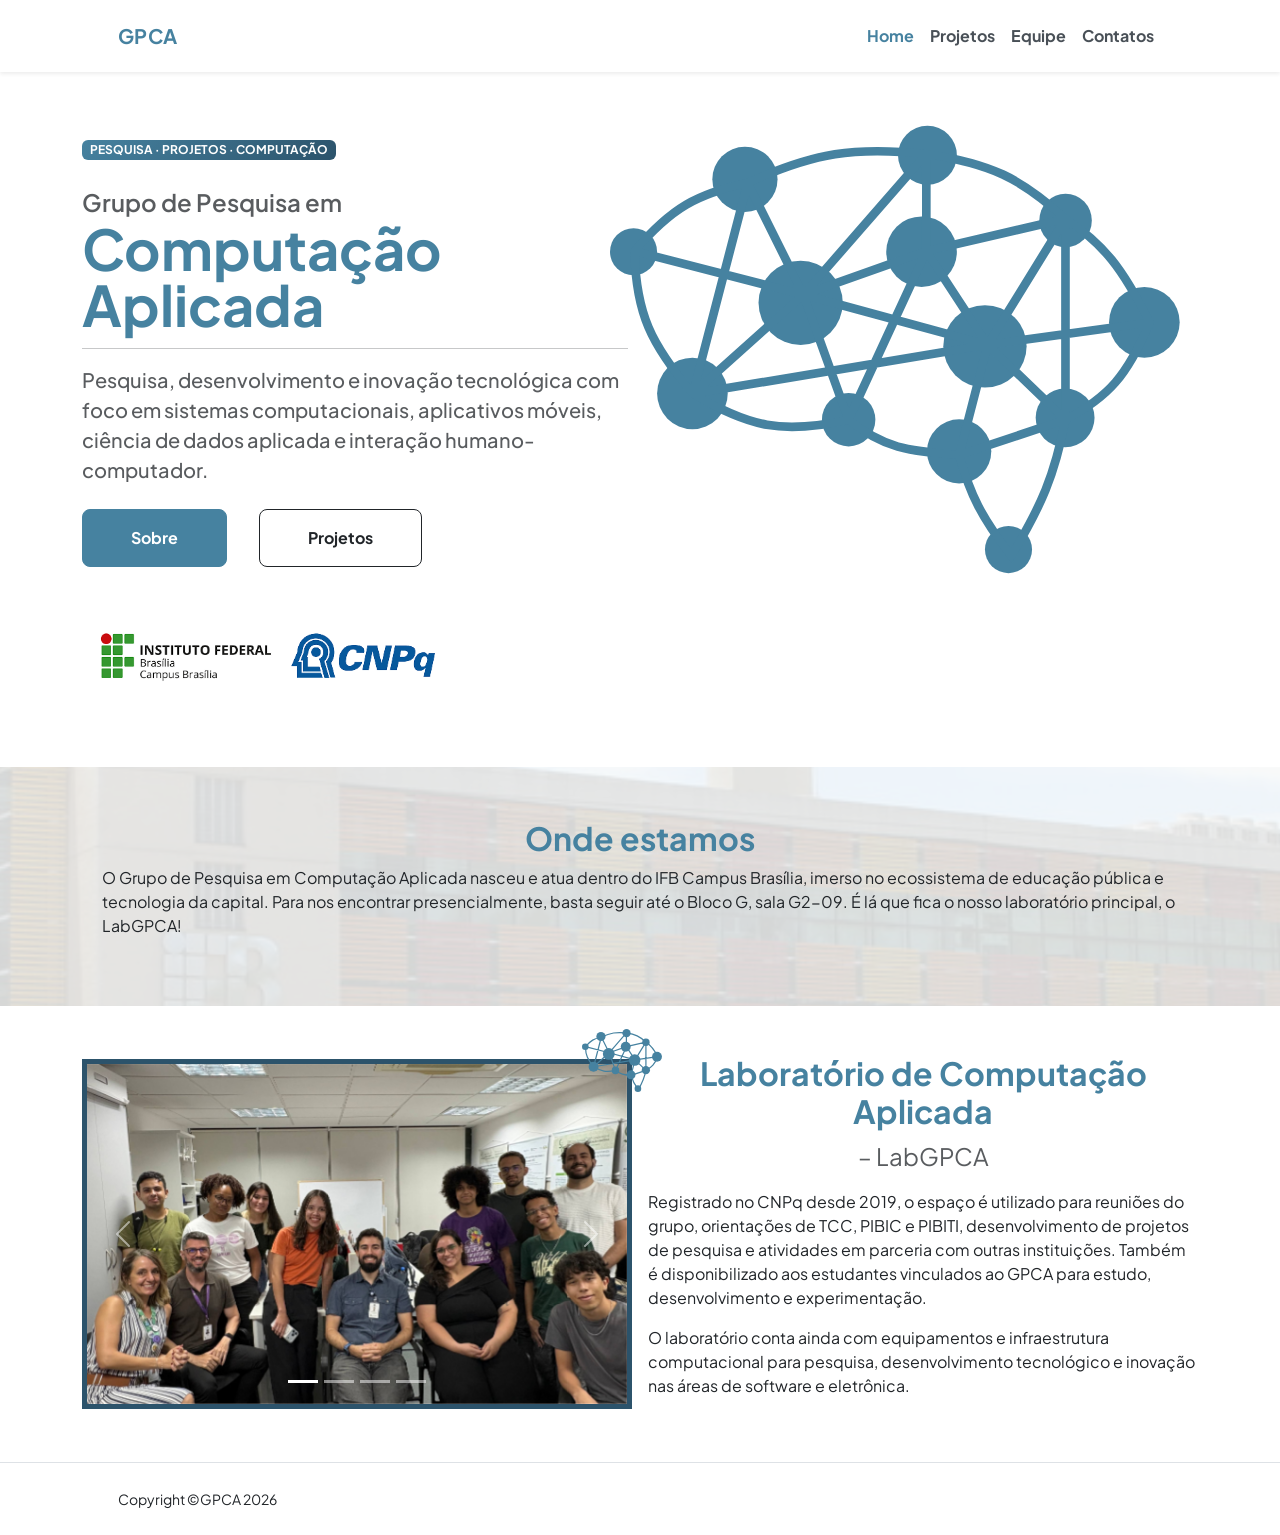
<file: index.html>
<!DOCTYPE html>
<html lang="pt-br">
<head>
    <meta charset="utf-8" />
    <meta name="viewport" content="width=device-width, initial-scale=1.0, shrink-to-fit=no" />
    <meta name="description" content="Grupo de Pesquisa em Computação Aplicada" />
    <meta name="author" content="GPCA" />
    <title>GPCA - Grupo de Pesquisa em Computação Aplicada</title>
    <link rel="icon" type="image/x-icon" href="assets/logos/gpca.ico" />
    <link rel="preconnect" href="https://fonts.googleapis.com" />
    <link rel="preconnect" href="https://fonts.gstatic.com" crossorigin />
    <link href="https://fonts.googleapis.com/css2?family=Plus+Jakarta+Sans:wght@100;200;300;400;500;600;700;800;900&amp;display=swap" rel="stylesheet" />
    <link href="https://cdn.jsdelivr.net/npm/bootstrap@5.3.8/dist/css/bootstrap.min.css" rel="stylesheet" integrity="sha384-sRIl4kxILFvY47J16cr9ZwB07vP4J8+LH7qKQnuqkuIAvNWLzeN8tE5YBujZqJLB" crossorigin="anonymous">
    <link rel="stylesheet" href="css/stylesss.css?v=3">
    
</head>
<body class=" d-flex flex-column h-100 site-page">
    <nav class="navbar navbar-expand-lg navbar-light bg-white py-3 shadow-sm fixed-top site-navbar">
        <div class="container px-4 px-lg-5">
            <a class="navbar-brand" href="index.html">
                <span class="fw-bolder text-primary">GPCA</span>
            </a>
            <button class="navbar-toggler" type="button" data-bs-toggle="collapse"
                data-bs-target="#navbarSupportedContent" aria-controls="navbarSupportedContent"
                aria-expanded="false" aria-label="Alternar navegação">
                <span class="navbar-toggler-icon"></span>
            </button>
            <div class="collapse navbar-collapse" id="navbarSupportedContent">
                <ul class="navbar-nav ms-auto mb-2 mb-lg-0 fw-bolder">
                    <li class="nav-item"><a class="nav-link active" href="index.html">Home</a></li>
                    <li class="nav-item"><a class="nav-link" href="projects.html">Projetos</a></li>
                    <li class="nav-item"><a class="nav-link" href="equipe.html">Equipe</a></li>
                    <li class="nav-item"><a class="nav-link" href="contact.html">Contatos</a></li>
                </ul>
            </div>
        </div>
    </nav>
    <main class="flex-shrink-1">
        
<header  class=" position-relative pt-5 pb-lg-5 ">
    <div class="" id="bgheader"></div>

    <div class="container-sm">
        <div class=" row flex-column flex-lg-row">
            <div class=" col-12 col-lg-6">
                <div class="text-center text-lg-start mb-2">
                    <div class="badge bg-gradient-primary-to-secondary text-white mb-4">
                        <div class="text-uppercase">
                            Pesquisa &middot; Projetos &middot; Computação
                        </div>
                    </div>
                    <div class="fs-4 fw-semibold text-muted">
                        Grupo de Pesquisa em
                    </div>
                    <h1 class="display-4 lh-1 fw-bolder">
                        <span class="titulo-gpca-gradiente">
                            Computação<br>Aplicada
                        </span>
                    </h1>
                    <hr class="mb-3">
                    <p class="lead fw-medium text-muted mb-4 mx-0 mx-sm-5 mx-lg-0">
                        Pesquisa, desenvolvimento e inovação tecnológica com foco em sistemas computacionais,
                        aplicativos móveis, ciência de dados aplicada e interação humano-computador.
                    </p>
                    <div class="d-grid gap-3 d-sm-flex justify-content-sm-center justify-content-xxl-start justify-content-lg-start">
                        <a class="btn btn-primary btn-lg px-5 py-3 me-sm-3 fs-6 fw-bolder" href="#sobre">Sobre</a>
                        <a class="btn btn-outline-dark btn-lg px-5 py-3 fs-6 fw-bolder" href="projects.html">Projetos</a>
                    </div>
                    <div id="parceiros" class="mt-5">
                        <img class="tamanhoparceiros" src="assets/logos/parceiros.png" alt="logos horizontais do IFB e CNPq, dispostas, nesta ordem, uma ao lado da outra, numa distância de aproximadamente 15 pixels, posicionadas no canto inferior esquerdo à logo do grupo.">
                    </div>
                </div>
            </div>
            <div class="col-herogpca col-12 col-lg-6 d-flex position-relative">
                <img id="heroGPCA" src="assets/logos/gpcaSVG.svg" class="w-100 position-absolute caixa-enxuta" alt="logo do grupo à direita dos textos iniciais do cabeçalho">
                 
            </div>
        </div>
    </div>
</header>

<section class="bg-fachada bg-80 py-5 py-lg-5 mt-lg-3">
    <div class="container-sm py-1">
        <div class="row mx-2 ">
            <!--coluna da esquerda-->
            <div class="col-12 d-block">
                <h2 class="text-primary fs-2 fw-bolder text-center">
                    Onde estamos
                </h2>
                <p class="fs-6 fw-regular text-center text-lg-start"  >
                    O Grupo de Pesquisa em Computação Aplicada nasceu e atua dentro do IFB Campus Brasília, imerso no ecossistema de educação pública e tecnologia da capital.
                    Para nos encontrar presencialmente, basta seguir até o Bloco G, sala G2-09. É lá que fica o nosso laboratório principal, o LabGPCA!
                </p>
            </div>
        </div>
    </div>
</section>

<section id="sobre" class="overflow-hidden bg-white py-5">
    <div class=" container-sm">
        <div class="row g-3">
            <!--coluna da esquerda-->
            <div class=" position-relative col-12 col-xl-6 d-flex justify-content-center align-items-center">
                <div id="carouselHome" class="carousel-tamanho carousel slide" data-bs-ride="carousel">
                    <div class="carousel-indicators">
                        <button type="button" data-bs-target="#carouselExampleIndicators" data-bs-slide-to="0" class="active" aria-current="true" aria-label="Slide 1"></button>
                        <button type="button" data-bs-target="#carouselExampleIndicators" data-bs-slide-to="1" aria-label="Slide 2"></button>
                        <button type="button" data-bs-target="#carouselExampleIndicators" data-bs-slide-to="2" aria-label="Slide 3"></button>
                        <button type="button" data-bs-target="#carouselExampleIndicators" data-bs-slide-to="3" aria-label="Slide 4"></button>
                    </div>
                    <div class="border-div carousel-inner">
                        <div class="carousel-item active">
                        <img src="assets/img/lab/integrantes1.jpg" class="d-block w-100" alt="foto dos integrantes do Grupo de Pesquisa em Computação Aplicada, um ao lado do outro">
                        </div>
                        <div class="carousel-item imggrande">
                        <img src="assets/img/lab/integrantes2.jpg" class="obj-pos-top d-block w-100" alt="foto com um pouco mais de visão do laboratório, com alguns dos integramtes do Grupo de Pesquisa em Computação Aplicada">
                        </div>
                        <div class="carousel-item">
                        <img src="assets/img/lab/lab1.jpg" class="d-block w-100" alt="...">
                        </div>
                        <div class="carousel-item">
                        <img src="assets/img/lab/lab2.jpg" class="d-block w-100" alt="...">
                        </div>
                    </div>
                    <button class="carousel-control-prev" type="button" data-bs-target="#carouselHome" data-bs-slide="prev">
                        <span class="carousel-control-prev-icon" aria-hidden="true"></span>
                        <span class="visually-hidden">Previous</span>
                    </button>
                    <button class="carousel-control-next" type="button" data-bs-target="#carouselHome" data-bs-slide="next">
                        <span class="carousel-control-next-icon" aria-hidden="true"></span>
                        <span class="visually-hidden">Next</span>
                    </button>
                    <div class="pos-div-logo-carousel d-inline position-absolute">
                        <img src="assets/logos/gpcaSVG.svg" class="logo-carousel" alt="logo do grupo à direita dos textos iniciais do cabeçalho">
                    </div>
                </div>
                
            </div>

            <!--coluna da direita-->
            
            <div class="d-flex flex-column justify-content-between  col-12 col-xl-6">
                <div class="h-100 d-flex flex-column justify-content-center">
                    <h2 class="text-primary fs-2 fw-bolder text-center">
                        Laboratório de Computação <br> Aplicada
                    </h2>
                    <p class="text-center fs-4 text-muted">– LabGPCA</p>
                </div>
                
                
                <div class="mx-2 mx-lg-0">
                    <p class="fs-6 fw-regular text-center text-lg-start">
                        Registrado no CNPq desde 2019, o espaço é utilizado para reuniões do grupo, orientações de TCC, PIBIC e PIBITI, desenvolvimento de projetos de pesquisa e atividades em parceria com outras instituições. Também é disponibilizado aos estudantes vinculados ao GPCA para estudo, desenvolvimento e experimentação.
                    </p>
                    <p class="fs-6 fw-regular text-center text-lg-start">
                        O laboratório conta ainda com equipamentos e infraestrutura computacional para pesquisa, desenvolvimento tecnológico e inovação nas áreas de software e eletrônica.
                    </p>
                </div>
                
            </div>
        </div>
    </div>
</section>

    </main>
    <footer class="bg-white py-4 mt-auto border-top">
        <div class="container px-4 px-lg-5">
            <div class="row align-items-center gy-2">
                <div class="col-auto">
                    <span class="small m-0">Copyright &copy;GPCA 2026</span>
                </div>
            </div>
        </div>
    </footer>
    <script src="https://cdn.jsdelivr.net/npm/bootstrap@5.3.8/dist/js/bootstrap.bundle.min.js" integrity="sha384-FKyoEForCGlyvwx9Hj09JcYn3nv7wiPVlz7YYwJrWVcXK/BmnVDxM+D2scQbITxI" crossorigin="anonymous"></script>
</body>
</html>
</file>
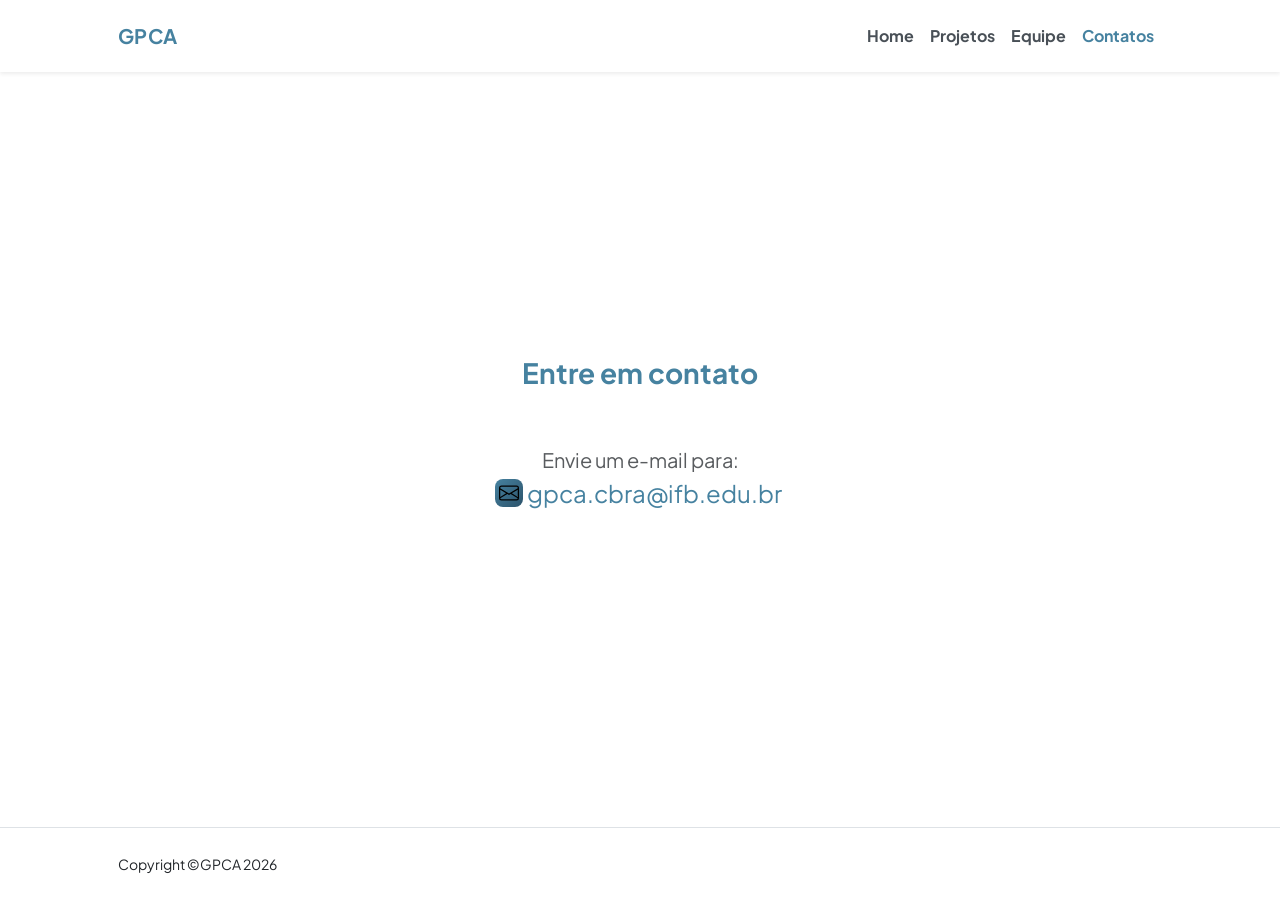
<file: contact.html>
<!DOCTYPE html>
<html lang="pt-br">
<head>
    <meta charset="utf-8" />
    <meta name="viewport" content="width=device-width, initial-scale=1, shrink-to-fit=no" />
    <meta name="description" content="Página de contato do GPCA" />
    <meta name="author" content="GPCA" />
    <title>Contatos • GPCA</title>
    <link rel="icon" type="image/x-icon" href="assets/logos/gpca.ico" />
    <link rel="preconnect" href="https://fonts.googleapis.com" />
    <link rel="preconnect" href="https://fonts.gstatic.com" crossorigin />
    <link href="https://fonts.googleapis.com/css2?family=Plus+Jakarta+Sans:wght@100;200;300;400;500;600;700;800;900&amp;display=swap" rel="stylesheet" />
    <link href="https://cdn.jsdelivr.net/npm/bootstrap@5.3.8/dist/css/bootstrap.min.css" rel="stylesheet" integrity="sha384-sRIl4kxILFvY47J16cr9ZwB07vP4J8+LH7qKQnuqkuIAvNWLzeN8tE5YBujZqJLB" crossorigin="anonymous">
    <link rel="stylesheet" href="css/stylesss.css?v=3">
    
</head>
<body class="d-flex flex-column min-vh-100">
    <nav class="navbar navbar-expand-lg navbar-light bg-white py-3 shadow-sm fixed-top site-navbar">
        <div class="container px-4 px-lg-5">
            <a class="navbar-brand" href="index.html">
                <span class="fw-bolder text-primary">GPCA</span>
            </a>
            <button class="navbar-toggler" type="button" data-bs-toggle="collapse"
                data-bs-target="#navbarSupportedContent" aria-controls="navbarSupportedContent"
                aria-expanded="false" aria-label="Alternar navegação">
                <span class="navbar-toggler-icon"></span>
            </button>
            <div class="collapse navbar-collapse" id="navbarSupportedContent">
                <ul class="navbar-nav ms-auto mb-2 mb-lg-0 fw-bolder">
                    <li class="nav-item"><a class="nav-link" href="index.html">Home</a></li>
                    <li class="nav-item"><a class="nav-link" href="projects.html">Projetos</a></li>
                    <li class="nav-item"><a class="nav-link" href="equipe.html">Equipe</a></li>
                    <li class="nav-item"><a class="nav-link active" href="contact.html">Contatos</a></li>
                </ul>
            </div>
        </div>
    </nav>

<main id="contatos" class="flex-grow-1 flex-shrink-0 d-flex align-items-center">
        
    <div class="container d-flex flex-column justify-content-center align-items-center">
        
        <h1 class="text-primary fs-3 fw-bolder text-center">
            Entre em contato
        </h1>
        <div class="my-5 d-flex flex-column align-items-center">
            
            <p class=" fs-5 text-muted mb-0">
                Envie um e-mail para: 
            </p>
            <div class="d-flex align-items-center">
                <div class="button feature bg-primary bg-gradient-primary-to-secondary d-inline-flex text-white rounded-3 p-1">
                    <img class="envelope" src="assets/logos/envelope.svg" alt="">
                </div>
                <p class="px-1 fs-4 titulo-gpca-gradiente my-0">gpca.cbra@ifb.edu.br</p>
            </div>
            
        </div>
        
    </div>

</main>
    <footer class="bg-white py-4 mt-auto border-top">
        <div class="container px-4 px-lg-5">
            <div class="row align-items-center gy-2">
                <div class="col-auto">
                    <span class="small m-0">Copyright &copy;GPCA 2026</span>
                </div>
            </div>
        </div>
    </footer>
    <script src="https://cdn.jsdelivr.net/npm/bootstrap@5.3.8/dist/js/bootstrap.bundle.min.js" integrity="sha384-FKyoEForCGlyvwx9Hj09JcYn3nv7wiPVlz7YYwJrWVcXK/BmnVDxM+D2scQbITxI" crossorigin="anonymous"></script>
</body>
</html>
</file>
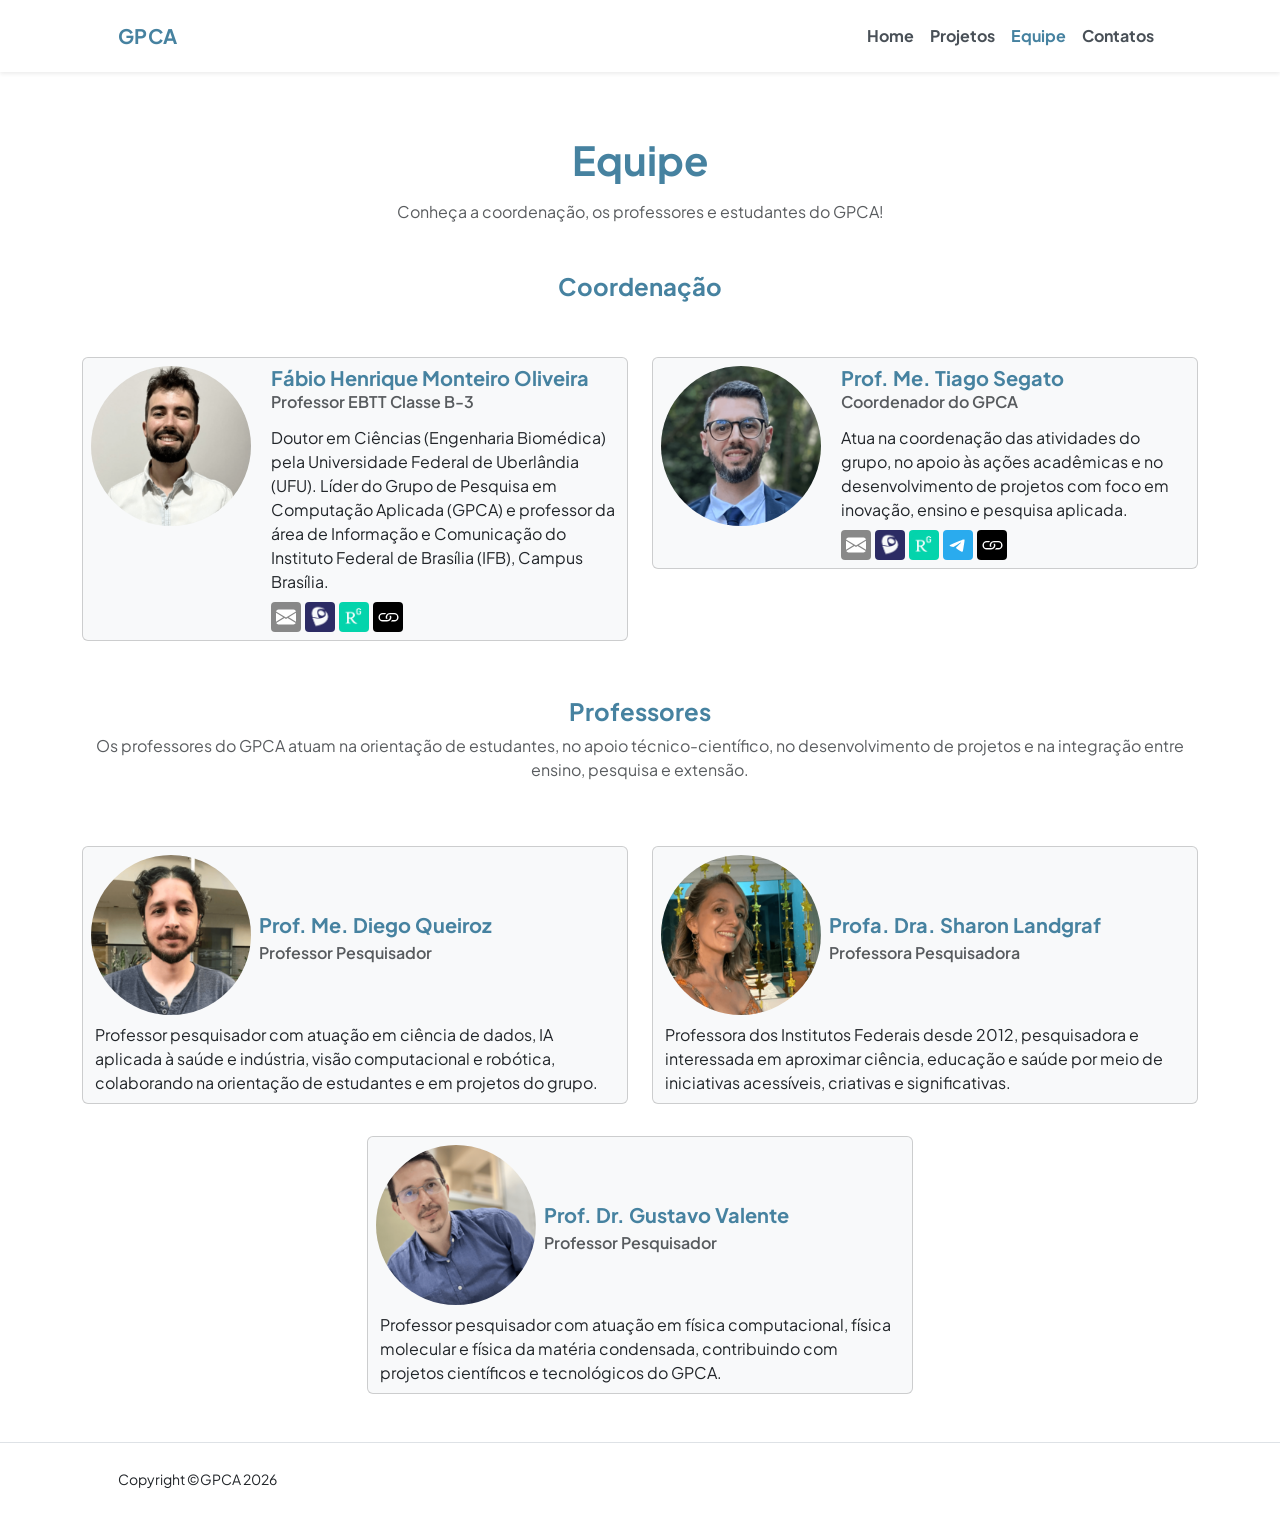
<file: equipe.html>
<!-- /equipe.html -->
<!DOCTYPE html>
<html lang="pt-br">
<head>
    <meta charset="utf-8" />
    <meta name="viewport" content="width=device-width, initial-scale=1, shrink-to-fit=no" />
    <meta name="description" content="Equipe do GPCA" />
    <meta name="author" content="GPCA" />
    <title>Equipe • GPCA</title>
    <link rel="icon" type="image/x-icon" href="assets/logos/gpca.ico" />
    <link rel="preconnect" href="https://fonts.googleapis.com" />
    <link rel="preconnect" href="https://fonts.gstatic.com" crossorigin />
    <link href="https://fonts.googleapis.com/css2?family=Plus+Jakarta+Sans:wght@300;400;600;700;800&display=swap" rel="stylesheet" />
    <link href="https://cdn.jsdelivr.net/npm/bootstrap@5.3.8/dist/css/bootstrap.min.css" rel="stylesheet" integrity="sha384-sRIl4kxILFvY47J16cr9ZwB07vP4J8+LH7qKQnuqkuIAvNWLzeN8tE5YBujZqJLB" crossorigin="anonymous">
    <link rel="stylesheet" href="css/stylesss.css?v=3">
</head>
<body class="d-flex flex-column h-100">
        <nav class="navbar navbar-expand-lg navbar-light bg-white py-3 shadow-sm fixed-top site-navbar">
            <div class="container px-4 px-lg-5">
                <a class="navbar-brand" href="index.html">
                    <span class="fw-bolder text-primary">GPCA</span>
                </a>
                <button class="navbar-toggler" type="button" data-bs-toggle="collapse"
                    data-bs-target="#navbarSupportedContent" aria-controls="navbarSupportedContent"
                    aria-expanded="false" aria-label="Alternar navegação">
                    <span class="navbar-toggler-icon"></span>
                </button>
                <div class="collapse navbar-collapse" id="navbarSupportedContent">
                    <ul class="navbar-nav ms-auto mb-2 mb-lg-0 fw-bolder">
                        <li class="nav-item"><a class="nav-link" href="index.html">Home</a></li>
                        <li class="nav-item"><a class="nav-link" href="projects.html">Projetos</a></li>
                        <li class="nav-item"><a class="nav-link active" href="equipe.html">Equipe</a></li>
                        <li class="nav-item"><a class="nav-link" href="contact.html">Contatos</a></li>
                    </ul>
                </div>
            </div>
        </nav>
        <header class="py-5">
            <div class="mx-2 text-center ">
                <h1 class="titulo-gpca-gradiente fw-bolder display-6 text-center">
                    Equipe
                </h1>
                <p class="lead fs-6 fw-normal text-muted mt-3 mb-0">
                    Conheça a coordenação, os professores e estudantes do GPCA!
                </p>
            </div>
        </header>

    <main class="flex-shrink-0">
        <section class=" container">
            <h2 class="fs-4 text-center fw-bolder text-primary">Coordenação</h2>
            <div class="row py-5 g-4">
                <div class="col-12 col-lg-6 mb-2 mx-auto d-flex flex-column">
                    <div class="card card-integrante mx-auto bg-light p-2">
                        <img
                            src="assets/img/equipe/fabio.png"
                            alt="Foto de Tiago Segato"
                            class="me-2 mb-2 foto-integrante rounded-circle flex-shrink-0"
                        />

                        <div class="nome-cargo">
                            <h3 class="fs-5 fw-bold text-primary m-0">Fábio Henrique Monteiro Oliveira</h3>
                            <p class="text-muted m-0 fw-semibold">Professor EBTT Classe B-3</p>
                        </div>
                        
                        <div class="linksuteis d-flex align-items-center gap-2 gap-sm-1 p-0 m-0">
                            <div class="d-flex align-items-center justify-content-center bg-gray rounded-1 div-links m-0 p-0">
                                <a class="p-0 m-0" href="mailto:fabio.oliveira@ifb.edu.br">
                                    <svg xmlns="http://www.w3.org/2000/svg" width="20" height="20" fill="white" class="icon-linkutil p-0 m-0 bi bi-envelope-fill" viewBox="0 0 16 16">
                                    <path d="M.05 3.555A2 2 0 0 1 2 2h12a2 2 0 0 1 1.95 1.555L8 8.414zM0 4.697v7.104l5.803-3.558zM6.761 8.83l-6.57 4.027A2 2 0 0 0 2 14h12a2 2 0 0 0 1.808-1.144l-6.57-4.027L8 9.586zm3.436-.586L16 11.801V4.697z"/>
                                    </svg>
                                </a>
                            </div>

                            <div class="d-flex align-items-center justify-content-center div-links m-0 p-0">
                                <a class="bi m-1 " href="http://lattes.cnpq.br/4841327829896452" target="_blank">
                                    <img class="icon-linkutil rounded-1" src="assets/logos/lattesicon.png" alt="">
                                </a>
                            </div>

                            <div class="d-flex align-items-center justify-content-center div-links m-0 p-0">
                                <a class="bi m-1" href="https://www.researchgate.net/profile/Fabio-Henrique-Oliveira" target="_blank">
                                    <img class="icon-linkutil rounded-1" src="assets/logos/researchgate.svg" alt="">
                                </a>
                            </div>

                            <div class="d-flex align-items-center justify-content-center rounded-1 div-links m-0 p-0">
                                <a class="bi m-1 d-flex align-items-center" href="https://oliveirafhm.com" target="_blank">
                                    <svg xmlns="http://www.w3.org/2000/svg" width="23" height="23" fill="white" class="bi bi-link" viewBox="0 0 16 16">
                                    <path d="M6.354 5.5H4a3 3 0 0 0 0 6h3a3 3 0 0 0 2.83-4H9q-.13 0-.25.031A2 2 0 0 1 7 10.5H4a2 2 0 1 1 0-4h1.535c.218-.376.495-.714.82-1z"/>
                                    <path d="M9 5.5a3 3 0 0 0-2.83 4h1.098A2 2 0 0 1 9 6.5h3a2 2 0 1 1 0 4h-1.535a4 4 0 0 1-.82 1H12a3 3 0 1 0 0-6z"/>
                                    </svg>
                                </a>
                            </div>
                            

                            
                        </div>
                        
                        <p class="descricao-integrante fs-6 mt-2 mb-1 mx-0">
                            Doutor em Ciências (Engenharia Biomédica) pela Universidade Federal de Uberlândia (UFU). Líder do Grupo de Pesquisa em Computação Aplicada (GPCA) e professor da área de Informação e Comunicação do Instituto Federal de Brasília (IFB), Campus Brasília.
                        </p>
                        
                    </div>
                </div>

                <div class="col-12 col-lg-6 mb-2 mx-auto d-flex flex-column">
                    <div class="card card-integrante mx-auto bg-light p-2">
                        <img
                            src="assets/img/equipe/tiago.png"
                            alt="Foto de Tiago Segato"
                            class="me-2 mb-2 foto-integrante rounded-circle flex-shrink-0"
                        />

                        <div class="nome-cargo">
                            <h3 class="fs-5 fw-bold text-primary m-0">Prof. Me. Tiago Segato</h3>
                            <p class="text-muted m-0 fw-semibold">Coordenador do GPCA</p>
                        </div>
                        
                        <div class="linksuteis d-flex align-items-center gap-2 gap-sm-1 p-0 m-0">
                            <div class="d-flex align-items-center justify-content-center bg-gray rounded-1 div-links m-0 p-0">
                                <a class="p-0 m-0" href="mailto:tiago.segato@ifb.edu.br">
                                    <svg xmlns="http://www.w3.org/2000/svg" width="20" height="20" fill="white" class="icon-linkutil p-0 m-0 bi bi-envelope-fill" viewBox="0 0 16 16">
                                    <path d="M.05 3.555A2 2 0 0 1 2 2h12a2 2 0 0 1 1.95 1.555L8 8.414zM0 4.697v7.104l5.803-3.558zM6.761 8.83l-6.57 4.027A2 2 0 0 0 2 14h12a2 2 0 0 0 1.808-1.144l-6.57-4.027L8 9.586zm3.436-.586L16 11.801V4.697z"/>
                                    </svg>
                                </a>
                            </div>

                            <div class="d-flex align-items-center justify-content-center div-links m-0 p-0">
                                <a class="bi m-1 " href="http://lattes.cnpq.br/3802976697073676" target="_blank">
                                    <img class="icon-linkutil rounded-1" src="assets/logos/lattesicon.png" alt="">
                                </a>
                            </div>

                            <div class="d-flex align-items-center justify-content-center div-links m-0 p-0">
                                <a class="bi m-1" href="https://www.researchgate.net/profile/Tiago-Segato" target="_blank">
                                    <img class="icon-linkutil rounded-1" src="assets/logos/researchgate.svg" alt="">
                                </a>
                            </div>
                            
                            <div class="d-flex align-items-center justify-content-center div-links m-0 p-0">
                                <a class="bi m-1" href="https://t.me/tiagosegato" target="_blank">
                                    <img class="icon-linkutil rounded-1" src="assets/logos/telegram.svg" alt="">
                                </a>
                            </div>

                            <div class="d-flex align-items-center justify-content-center rounded-1 div-links m-0 p-0">
                                <a class="bi m-1 d-flex align-items-center" href="https://tiagosegato.com/" target="_blank">
                                    <svg xmlns="http://www.w3.org/2000/svg" width="23" height="23" fill="white" class="bi bi-link" viewBox="0 0 16 16">
                                    <path d="M6.354 5.5H4a3 3 0 0 0 0 6h3a3 3 0 0 0 2.83-4H9q-.13 0-.25.031A2 2 0 0 1 7 10.5H4a2 2 0 1 1 0-4h1.535c.218-.376.495-.714.82-1z"/>
                                    <path d="M9 5.5a3 3 0 0 0-2.83 4h1.098A2 2 0 0 1 9 6.5h3a2 2 0 1 1 0 4h-1.535a4 4 0 0 1-.82 1H12a3 3 0 1 0 0-6z"/>
                                    </svg>
                                </a>
                            </div>
                            

                            
                        </div>
                        
                        <p class="descricao-integrante fs-6 mt-2 mb-1 mx-0">
                            Atua na coordenação das atividades do grupo, no apoio às ações acadêmicas
                        e no desenvolvimento de projetos com foco em inovação, ensino e pesquisa aplicada.
                        </p>
                        
                    </div>
                </div>
            </div>
        </section>

        <section class=" container">
            <h2 class="fs-4 text-center fw-bolder text-primary">Professores</h2>
            <p class="p-0 mx-0 text-muted text-center">
                Os professores do GPCA atuam na orientação de estudantes, no apoio técnico-científico, no desenvolvimento de projetos e na integração entre ensino, pesquisa e extensão.
            </p>
            <div class="row py-5 g-4">
                <div class="col-12 col-lg-6 mb-2 mx-auto">
                    <div class="card bg-light p-2 d-flex flex-column">
                        <div class="d-flex align-items-center">
                            <img
                                src="assets/img/equipe/diego.png"
                                alt="Foto de Prof. Me. Diego Queiroz"
                                class="me-2 mb-2 foto-integrante rounded-circle flex-shrink-0"
                            />
                        <div>
                            <h3 class="fs-5 fw-bold text-primary mb-1">Prof. Me. Diego Queiroz</h3>
                            <p class="text-muted m-0 fw-semibold">Professor Pesquisador</p>
                        </div>
                        
                        </div>
                        <div>
                            <p class="fs-6 m-0 mx-1">
                                Professor pesquisador com atuação em ciência de dados, IA aplicada à saúde e indústria, visão computacional e robótica, colaborando na orientação de estudantes e em projetos do grupo.
                            </p>
                        </div>
                    </div>
                </div>

                <div class="col-12 col-lg-6 mx-auto mb-2 d-flex flex-column">
                    <div class="card bg-light p-2 d-flex flex-column">
                        <div class="d-flex align-items-center">
                            <img
                                src="assets/img/equipe/sharon.png"
                                 alt="Foto de Profa. Dra. Sharon Landgraf"
                                class="me-2 mb-2 foto-integrante rounded-circle flex-shrink-0"
                            />
                        <div>
                            <h3 class="fs-5 fw-bold text-primary mb-1">Profa. Dra. Sharon Landgraf</h3>
                            <p class="text-muted m-0 fw-semibold">Professora Pesquisadora</p>
                        </div>
                        
                        </div>
                        <div>
                            <p class="fs-6 m-0 mx-1">
                                Professora dos Institutos Federais desde 2012, pesquisadora e interessada em aproximar ciência, educação e saúde por meio de iniciativas acessíveis, criativas e significativas.
                            </p>
                        </div>
                    </div>
                </div>

                <div class="col-12 col-lg-6 mx-auto d-flex flex-column">
                    <div class="card bg-light p-2 d-flex mx-auto  flex-column">
                        <div class="d-flex align-items-center">
                            <img
                                src="assets/img/equipe/gustavo.png"
                                alt="Foto de Prof. Dr. Gustavo Valente"
                                class="me-2 mb-2 foto-integrante rounded-circle flex-shrink-0"
                            />
                        <div>
                            <h3 class="fs-5 fw-bold text-primary mb-1">Prof. Dr. Gustavo Valente</h3>
                            <p class="text-muted m-0 fw-semibold">Professor Pesquisador</p>
                        </div>
                        
                        </div>
                        <div>
                            <p class="fs-6 m-0 mx-1">
                                Professor pesquisador com atuação em física computacional, física molecular e física da matéria condensada, contribuindo com projetos científicos e tecnológicos do GPCA.
                            </p>
                        </div>
                    </div>
                </div>

                
            </div>
        </section>
        

        <footer class="bg-white py-4 mt-auto border-top">
            <div class="container px-4 px-lg-5">
                <div class="row align-items-center gy-2">
                    <div class="col-auto">
                        <span class="small m-0">Copyright &copy;GPCA 2026</span>
                    </div>
                </div>
            </div>
        </footer>
    </main>

    <script src="https://cdn.jsdelivr.net/npm/bootstrap@5.3.8/dist/js/bootstrap.bundle.min.js" integrity="sha384-FKyoEForCGlyvwx9Hj09JcYn3nv7wiPVlz7YYwJrWVcXK/BmnVDxM+D2scQbITxI" crossorigin="anonymous"></script>
</body>
</html>
</file>
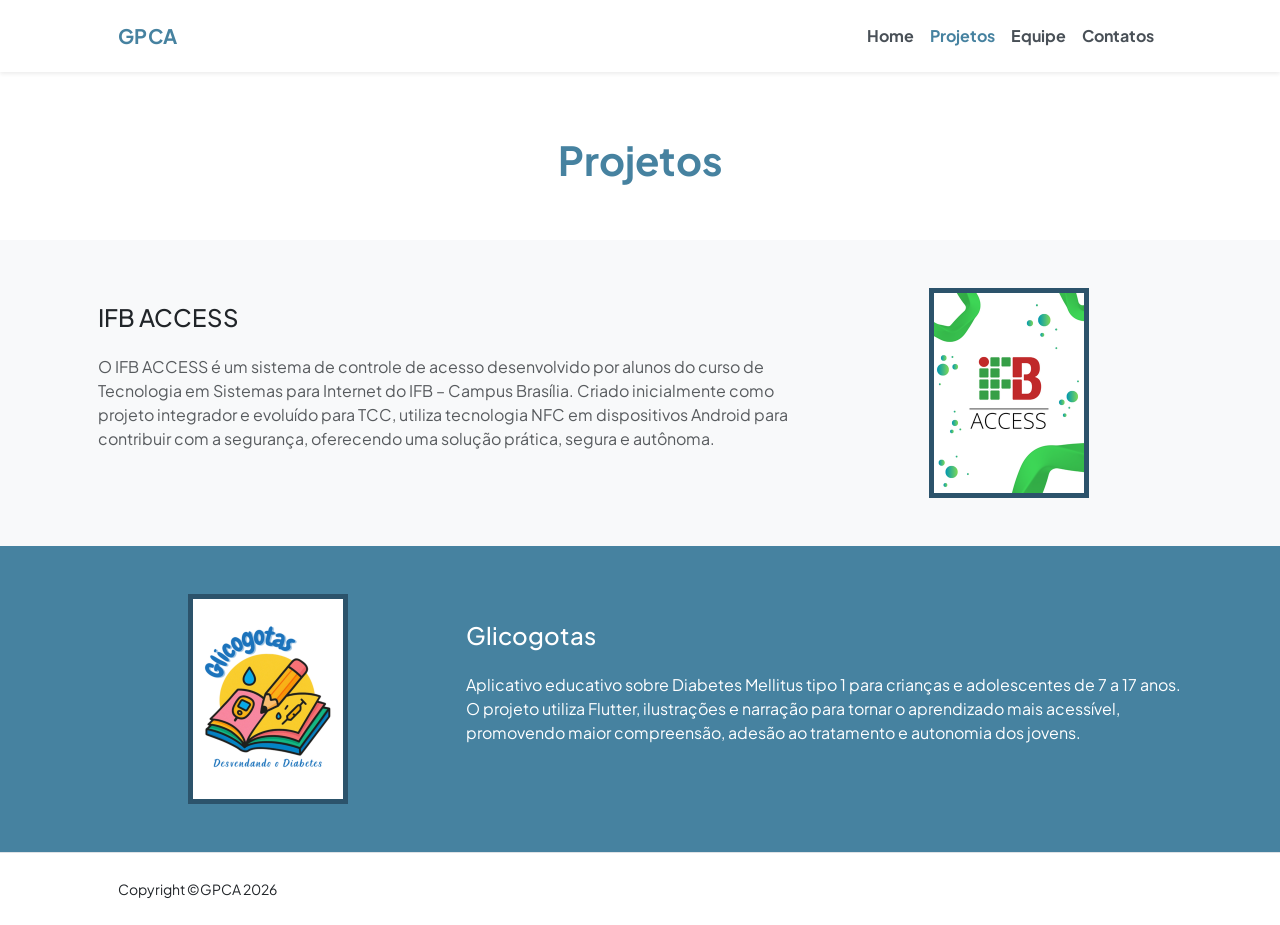
<file: projects.html>
<!DOCTYPE html>
<html lang="pt-br">
<head>
    <meta charset="utf-8" />
    <meta name="viewport" content="width=device-width, initial-scale=1, shrink-to-fit=no" />
    <meta name="description" content="Projetos do GPCA" />
    <meta name="author" content="GPCA" />
    <title>Projetos • GPCA</title>
    <link rel="icon" type="image/x-icon" href="assets/logos/gpca.ico" />
    <link rel="icon" type="image/x-icon" href="assets/gpca.ico" />
    <link rel="preconnect" href="https://fonts.googleapis.com" />
    <link rel="preconnect" href="https://fonts.gstatic.com" crossorigin />
    <link href="https://fonts.googleapis.com/css2?family=Plus+Jakarta+Sans:wght@100;200;300;400;500;600;700;800;900&amp;display=swap" rel="stylesheet" />
    <link href="https://cdn.jsdelivr.net/npm/bootstrap@5.3.8/dist/css/bootstrap.min.css" rel="stylesheet" integrity="sha384-sRIl4kxILFvY47J16cr9ZwB07vP4J8+LH7qKQnuqkuIAvNWLzeN8tE5YBujZqJLB" crossorigin="anonymous">
    <link rel="stylesheet" href="css/stylesss.css?v=3">
    
</head>
<body class="d-flex flex-column h-100">
    <nav class="navbar navbar-expand-lg navbar-light bg-white py-3 shadow-sm fixed-top site-navbar">
        <div class="container px-4 px-lg-5">
            <a class="navbar-brand" href="index.html">
                <span class="fw-bolder text-primary">GPCA</span>
            </a>
            <button class="navbar-toggler" type="button" data-bs-toggle="collapse"
                data-bs-target="#navbarSupportedContent" aria-controls="navbarSupportedContent"
                aria-expanded="false" aria-label="Alternar navegação">
                <span class="navbar-toggler-icon"></span>
            </button>
            <div class="collapse navbar-collapse" id="navbarSupportedContent">
                <ul class="navbar-nav ms-auto mb-2 mb-lg-0 fw-bolder">
                    <li class="nav-item"><a class="nav-link" href="index.html">Home</a></li>
                    <li class="nav-item"><a class="nav-link active" href="projects.html">Projetos</a></li>
                    <li class="nav-item"><a class="nav-link" href="equipe.html">Equipe</a></li>
                    <li class="nav-item"><a class="nav-link" href="contact.html">Contatos</a></li>
                </ul>
            </div>
        </div>
    </nav>

        <header class="py-5">
            <div class="mx-2 text-center ">
                <h1 class="titulo-gpca-gradiente fw-bolder display-6 text-center">
                    Projetos
                </h1>
            </div>
        </header>

    <main>
        <div class="bg-light">
            <div class="container">
                <section class="py-5 mx-1 row align-items-center">

                    <!--coluna da esquerda-->

                    <div class=" col-12 col-lg-8 ">
                        <h2 class="fs-4">
                            IFB ACCESS
                        </h2>
                        <p class="py-3 mx-0 fs-6 text-muted">
                            O IFB ACCESS é um sistema de controle de acesso desenvolvido por alunos do curso de Tecnologia em Sistemas para Internet do IFB – Campus Brasília. Criado inicialmente como projeto integrador e evoluído para TCC, utiliza tecnologia NFC em dispositivos Android para contribuir com a segurança, oferecendo uma solução prática, segura e autônoma.
                        </p>
                    </div>

                    <!--coluna da direita-->

                    <div class="col-12 col-lg-4 d-flex justify-content-center">
                        <div class="border-div">
                            <img class="tamanho-logo-projetos" src="assets/img/projetos/ifbaccess.png" alt="logo do projeto titulado como IFB ACESS">
                        </div>
                    </div>
                </section>
            </div>
        </div>

        <div class="bg-blue">
            <div class="container">
                <section class="div-projeto row mx-0 py-5 align-items-center">
                    
                    
                    <!--coluna da esquerda-->

                    <div class="order-2 order-lg-1 col-12 col-lg-4 d-flex justify-content-center">
                        <div class="border-div">
                            <img class="tamanho-logo-projetos" src="assets/img/projetos/glicogotas.png" alt="logo do projeto titulado como IFB ACESS">
                        </div>
                    </div>

                    <!--coluna da direita-->
                    <div class="order-1 order-lg-2 col-12 col-lg-8">
                        <h2 class="fs-4 color-white">
                            Glicogotas
                        </h2>
                        <p class="py-3 fs-6 color-white">
                            Aplicativo educativo sobre Diabetes Mellitus tipo 1 para crianças e adolescentes de 7 a 17 anos. O projeto utiliza Flutter, ilustrações e narração para tornar o aprendizado mais acessível, promovendo maior compreensão, adesão ao tratamento e autonomia dos jovens.
                        </p>
                        
                    </div>

                </section>
            </div>
        </div>
    </main>
    
    <footer class="bg-white py-4 mt-auto border-top">
        <div class="container px-4 px-lg-5">
            <div class="row align-items-center gy-2">
                <div class="col-auto">
                    <span class="small m-0">Copyright &copy;GPCA 2026</span>
                </div>
            </div>
        </div>
    </footer>
    <script src="https://cdn.jsdelivr.net/npm/bootstrap@5.3.8/dist/js/bootstrap.bundle.min.js" integrity="sha384-FKyoEForCGlyvwx9Hj09JcYn3nv7wiPVlz7YYwJrWVcXK/BmnVDxM+D2scQbITxI" crossorigin="anonymous"></script>
</body>
</html>
</file>
<file: css/stylesss.css>
:root {
    --bs-blue: #4682A0;
    --bs-primary: #4682A0;
    --bs-primary-rgb: 70, 130, 160;

    --bs-secondary: #4682A0;
    --bs-secondary-rgb: 70, 130, 160;

    --bs-gradient: linear-gradient(180deg, rgba(70, 130, 160, 0.8), rgba(70, 130, 160, 0));
    --bs-font-sans-serif: "Plus Jakarta Sans";
    --bs-body-font-family: var(--bs-font-sans-serif);
    --bs-body-font-size: 1rem;
    --bs-body-font-weight: 400;
    --bs-body-line-height: 1.5;
    --bs-body-color: #212529;
    --bs-body-bg: #fff;
    --bs-border-width: 1px;
    --bs-border-style: solid;
    --bs-border-color: #dee2e6;
    --bs-border-color-translucent: rgba(0, 0, 0, 0.175);
}

html {
  scroll-behavior: smooth;
}

*,
*::before,
*::after {
  box-sizing: border-box;
}

/* sobrescrita de configuracoes padroes do bootstrap */

body {
  margin: 0;
  font-family: var(--bs-body-font-family);
  font-size: var(--bs-body-font-size);
  font-weight: var(--bs-body-font-weight);
  line-height: var(--bs-body-line-height);
  color: var(--bs-body-color);
  text-align: var(--bs-body-text-align);
  background-color: var(--bs-body-bg);
  -webkit-text-size-adjust: 100%;
  -webkit-tap-highlight-color: rgba(0, 0, 0, 0);
}

body {
    padding-top: 5.5rem;
}

.btn-primary {
    --bs-btn-bg: #4682A0;
    --bs-btn-border-color: #4682A0;
    --bs-btn-hover-bg: #3c6e88;
    --bs-btn-hover-border-color: #38647b;
    --bs-btn-focus-shadow-rgb: 70, 130, 160;
    --bs-btn-active-bg: #38647b;
    --bs-btn-active-border-color: #345a70;
    --bs-btn-disabled-bg: #4682A0;
    --bs-btn-disabled-border-color: #4682A0;
}

.bg-gradient-primary-to-secondary {
    background: #4682A0;
    background: linear-gradient(135deg, #4682A0 0%, #2C536B 100%);
}

.text-gradient {
    background-image: linear-gradient(180deg, #4682A0 0%, #2C536B 100%);
    -webkit-background-clip: text;
    background-clip: text;
    -webkit-text-fill-color: transparent;
    color: transparent;
}

.meu-texto-gradiente-projetos {
    background-image: linear-gradient(180deg, #4682A0, #D6E3EA);
    -webkit-background-clip: text;
    background-clip: text;
    -webkit-text-fill-color: transparent;
    color: transparent;
}

.site-navbar {
    transition: box-shadow 0.2s ease;
    z-index: 1030;
}

.site-navbar .navbar-brand {
    letter-spacing: 0.02em;
}

.site-navbar .nav-link {
    color: var(--bs-gray-700);
}

.site-navbar .nav-link.active,
.site-navbar .nav-link:hover,
.site-navbar .nav-link:focus {
    color: var(--bs-primary);
}
@media (max-width: 991.98px) {
    body.site-page {
        padding-top: 4.75rem;
    }

}

.envelope{
    width: 20px;
}

.carousel-tamanho{
    width: 100%;
    
}


/*
Classes e media querys criadas por um colaborador.
Acima delas, explicarei o motivo de as ter adicionado.
Caso adicione outras, peço que faça o mesmo: 
informe o motivo acima delas, utilizando comentários
*/

/* classes para debug */

.verde {
    border: 2px solid green;
}

.vermei {
    border: 2px solid rgb(128, 0, 0);
}

.teste{
    height: 1200px;
}

/* cor titulos */

.titulo-gpca-gradiente {
    color: #4682A0;
    -webkit-text-fill-color: #4682A0;
    background-image: none;
    -webkit-background-clip: unset;
    background-clip: unset;
}

.color-white{
    color: white;
}

.color-black{
    color: black;
}

/* cor fundos */

.bg-blue{
    background-color: var(--bs-blue);
}

.bg-light{
    background-color: #F5EDF0;
}

.bg-gray{
    background-color: #888888;
}

/* cor bordas */

.border-div{
    border: 5px solid #2C536B;
}

/* Abaixo, estão as coordenadas da logo parceiros.svg em relação à a coluna da direita. Escolhi valores que a deixasse no canto inferior esquerdo
da logo do gpca. Mais tarde, medias querys serão adicionadas, ajustando as propriedades "bottom" e "left" conforme
a largura da tela e logo diminui: */

#parceiros{
    bottom: 20px;
    left: 30px;
  
}

.tamanhoparceiros{
    height: 80px;
}

/* Tamanho da logo do IFB na sessão 'sobre' em index.html*/

.logoifb{
    height: 200px;
}

/*logo do GPCA da hero section */

#heroGPCA{
    height: 100%;
    /* Bottom 60px, pois esta logo está setada como posicion-relative, e 60px é o suficiente pra dar
    à logo um efeito de estar mais próxima ao nav que o restante dos elementos de sua linha (h1 do site, etc) */
    bottom: 70px;
    left: -30px;
}



.pos{
     bottom: 60px;
}

/* Faz com que a largura de uma div se limite aos elementos dentro dela */

.caixa-enxuta{
    width: fit-content;
}

/* fundo onde estamos */

.bg-fachada {
    position: relative;
    /* O gradiente principal fica no elemento pai */
    background-image: radial-gradient(#F8F9FA, #F8F9FA); 
    z-index: 1;
    overflow: hidden;
    
}

.bg-fachada::before {
    content: "";
    position: absolute;
    top: 0; left: 0; right: 0; bottom: 0;
    
    background-image: url(../assets/img/gerais/fachada-ifb.jpg);
    background-position: 50% 43%;
    background-size: 3000px; 
    opacity: 0.15;
    z-index: -1; 
    right: 50%;
    left: 50%;
    transform: translateX(-50%);

    width: 100vw;

}

/* logo gpca carousel */

.pos-div-logo-carousel{
    right: -30px;
    top: -30px;
}

.logo-carousel{
     width: 80px;
}
.carousel-item img{
    height: 400px;
    object-fit: cover;
}
.obj-pos-top{
    object-position: top;
}

@media (width < 576px) {
    .carousel-item img{
        max-height: 60vw; 
        object-fit: cover;
    }
    .obj-pos-top{ 
        object-position: 0px 0px;
    }

    .pos-div-logo-carousel{
        right: -10px;
        top: -30px;
        rotate: 10deg;
    }
}

@media (576px <= width < 768px) {
    .carousel-item img{
        max-height: 320px;
    }
    .obj-pos-top{ 
        object-position: 0px 0px;
    }
}

@media (768px <= width < 992px) {
    .carousel-item img{
        max-height: 70vw; 
    }
    .obj-pos-top{ 
        object-position: 0px 0px;
    }
}

@media (992px <= width < 1200px) {
    .carousel-tamanho{
        width: 800px;
    }
    .carousel-item img{
        height: 450px;
    }
    .obj-pos-top{
        object-position: 0px -30px;
    }
}

@media screen and (1200px <= width < 1400px) {
    .carousel-item img{
        height: 340px;
    }
}


/* PROJETOS.HTML */



.tamanho-logo-projetos{
    height: 200px;
}

/* EQUIPE.HTML */

.foto-integrante{
    width: 110px;
    height: 110px; 
    object-fit: cover;
}

.div-links{
    height: 35px;
    width: 35px;
}

div:has(> a > svg.bi-link){
    background-color: black;
}

.icon-linkutil{
    height: 35px;
}

.foto-integrante      { grid-area: foto; }
.nome-cargo           { grid-area: nome-cargo; 
                        justify-self: start;
                        text-align: start;}
.descricao-integrante { grid-area: descricao; }
.linksuteis           { grid-area: links; }

.card-integrante{
    display: grid;
    grid-template-columns: max-content 1fr;
    grid-template-areas:
        "foto nome-cargo "
        "foto links"
        "descricao descricao";
    column-gap: 0.75rem;
    row-gap: 0.25rem;
    align-items: center;
}

@media (min-width: 576px){
    .card-integrante{
        grid-template-columns: max-content 1fr;
        grid-template-areas:
            "foto nome-cargo "
            "foto descricao"
            "foto links";
        column-gap: 0.75rem;
        row-gap: 0.25rem;
    }
    .foto-integrante{
        width: 160px;
        height: 160px; 
        object-fit: cover;
        direction: row;
        align-self: flex-start;
    }
    .div-links{
        height: 30px;
        width: 30px;
    }
    .icon-linkutil{
        height: 30px;
    }
}



/* CONTATOS.HTML  */

#contatos{
    height: 100%;
    max-height: 1000px;
}

.card-contato{
    height: 100%;
}

/*
Fim das classes adicionadas
*/

/* responsividade de cada pagina do site */ 

/* index.html:  */
@media (max-width: 992px){

    #bgheader{
        position: absolute;
        top: 0; left: 0; right: 0; bottom: 0;
        
        background-image: url(../assets/logos/gpcaSVG.svg);
        background-repeat: no-repeat;
        background-position: calc(-100vw/2) 43%;
        background-size: calc(1000px + (100vw)); 
        opacity: 0.08;
        z-index: -1; 
        right: 50%;
        left: 50%;
        transform: translateX(-50%);

        width: 100%;
        height: 100%;
    
    }
    

    #heroGPCA{
        position: static !important;
        display: none;
    }

    .tamanhoparceiros{
        height: 50px;
    }

    .bg-fachada::before {
        background-position: 40% 43%;
        background-size: calc(3000px + (100vw)); 
    }

    .logoifb{
        height: 80px;
    }

    /* projetos.html */

    .order-1-mobile{
        order: 1;
    }

    .order-2-mobile{
        order: 2;
    }
}
</file>
